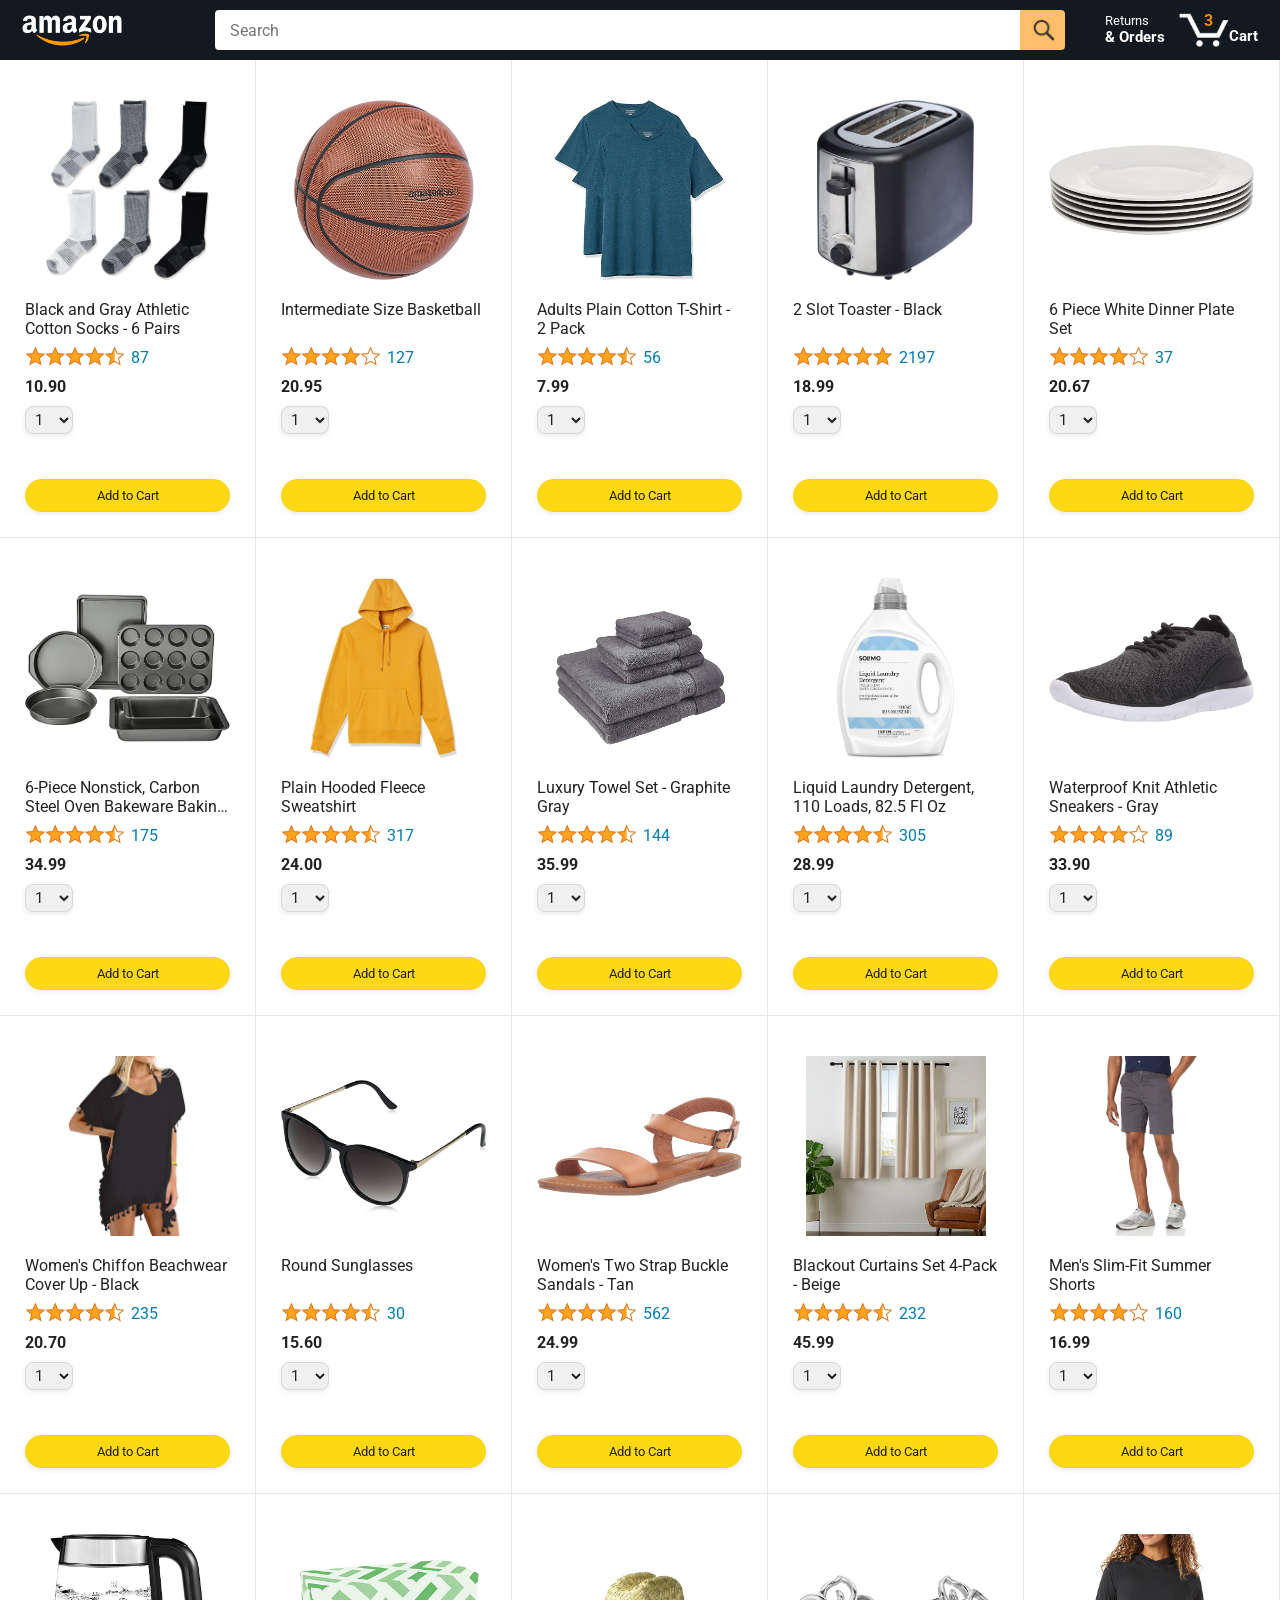
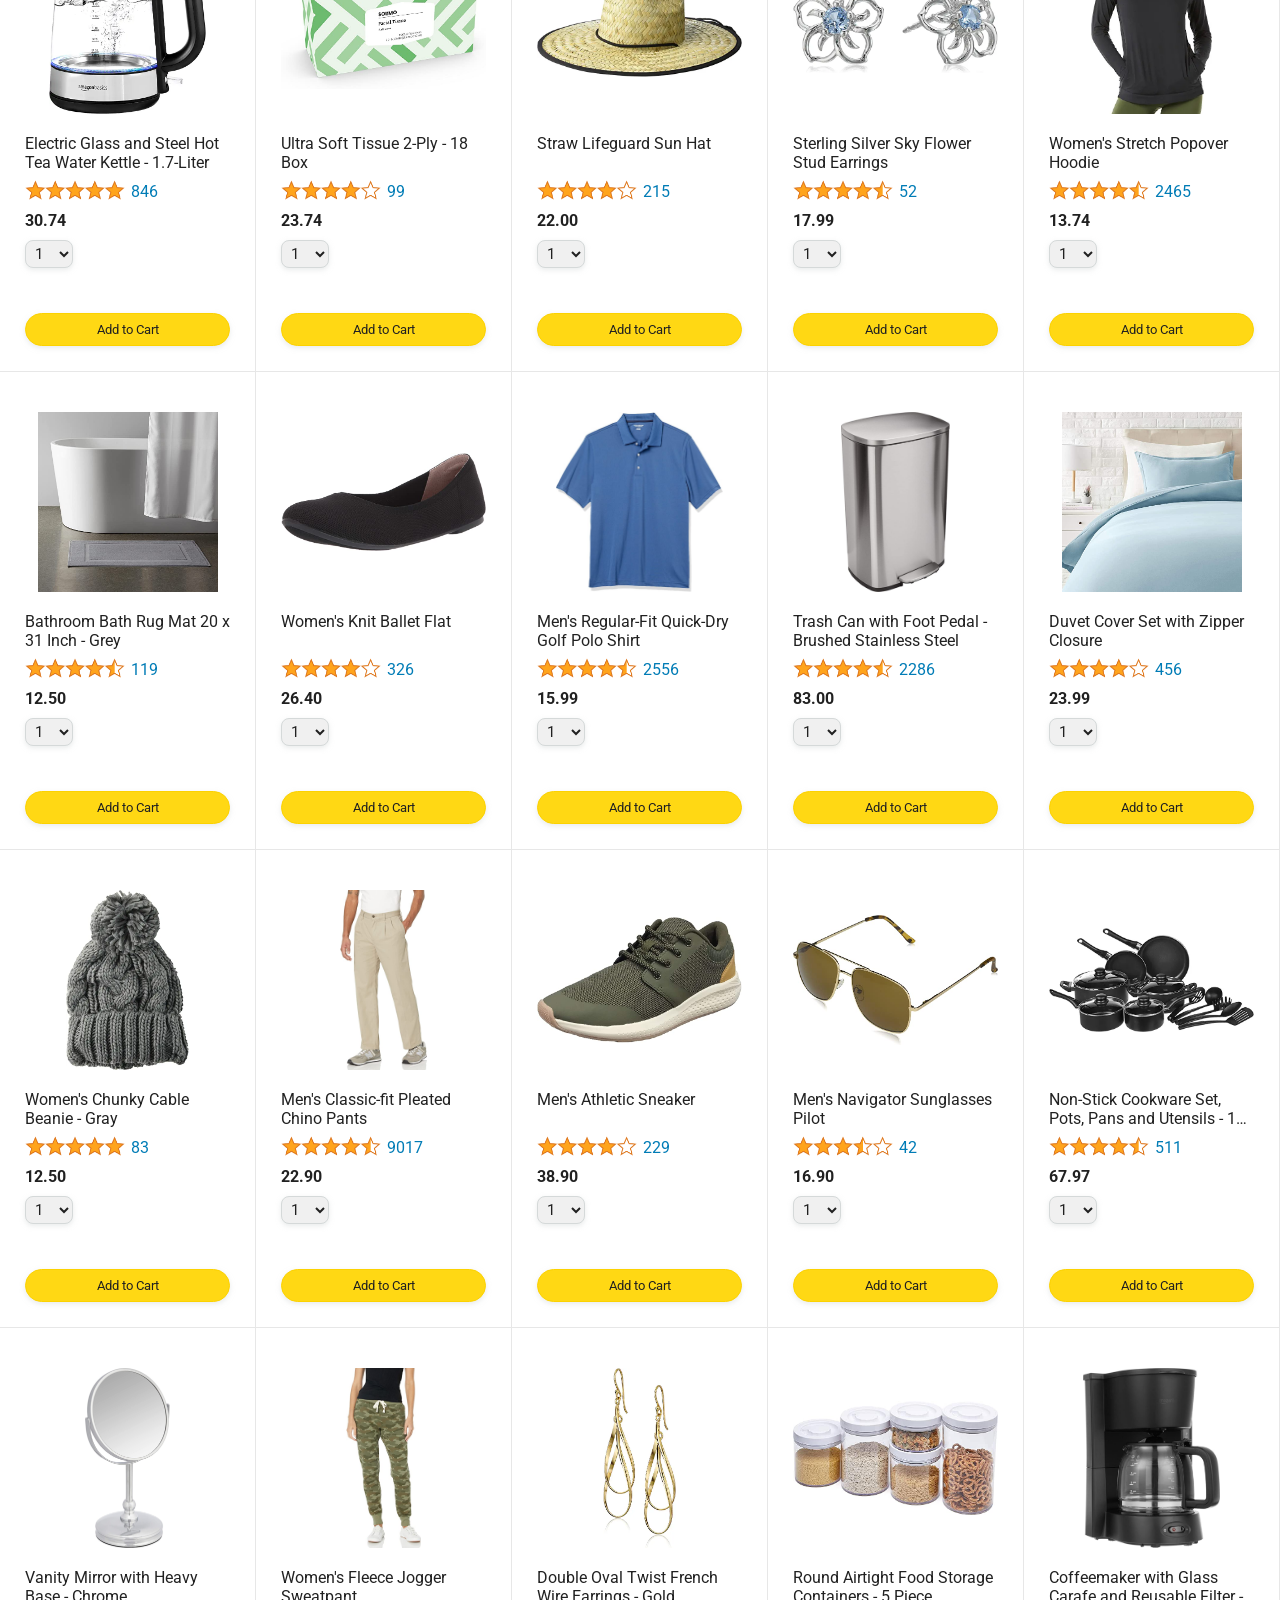
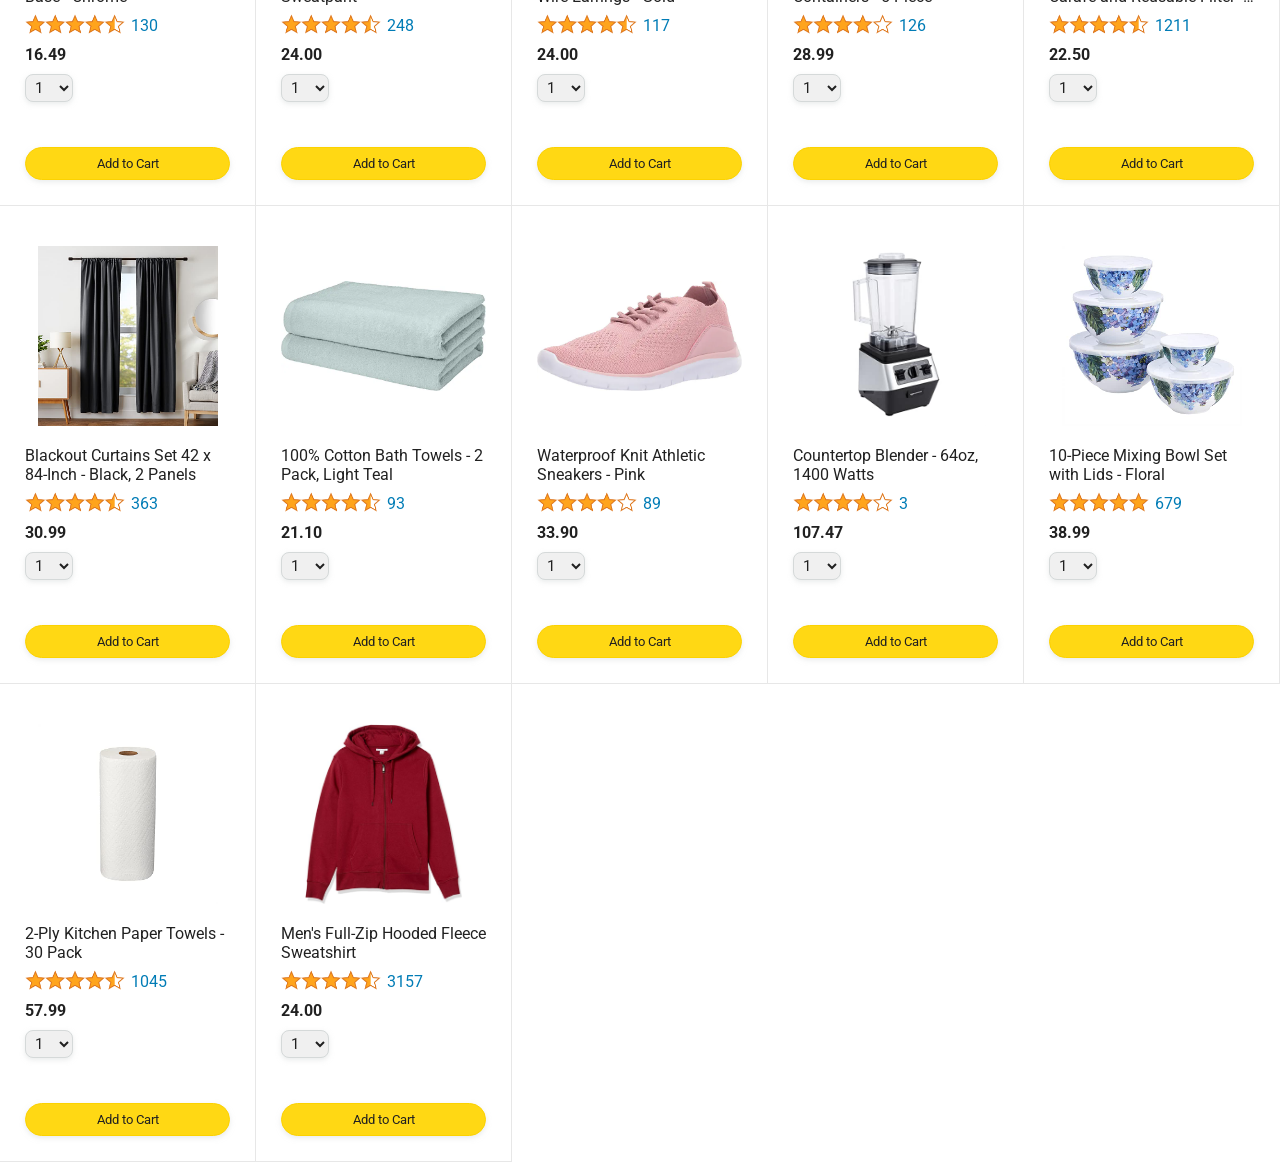
<file: index.html>
<!DOCTYPE html>
<html>
  <head>
    <title>Amazon Project</title>

    <!-- This code is needed for responsive design to work.
      (Responsive design = make the website look good on
      smaller screen sizes like a phone or a tablet). -->
    <meta name="viewport" content="width=device-width, initial-scale=1">

    <!-- Load a font called Roboto from Google Fonts. -->
    <link rel="preconnect" href="https://fonts.googleapis.com">
    <link rel="preconnect" href="https://fonts.gstatic.com" crossorigin>
    <link href="https://fonts.googleapis.com/css2?family=Roboto:wght@400;500;700&display=swap" rel="stylesheet">

    <!-- Here are the CSS files for this page. -->
    <link rel="stylesheet" href="styles/shared/general.css">
    <link rel="stylesheet" href="styles/shared/amazon-header.css">
    <link rel="stylesheet" href="styles/pages/amazon.css">
    <link rel="icon" type="icone/image-x" href="images/amazon-mobile-logo-white.png">
  </head>
  <body>

    <div class="amazon-header">

      <div class="amazon-header-left-section" title="amazon lest header">
        <a href="index.html" class="header-link">
          <img class="amazon-logo"
            src="images/amazon-logo-white.png">
          <img class="amazon-mobile-logo"
            src="images/amazon-mobile-logo-white.png">
        </a>
      </div>
<!--search engine -->
      <div class="amazon-header-middle-section">
        <input class="search-bar js-search-bar" type="text" placeholder="Search">

        <button class="search-button js-search-button">
          <img class="search-icon" src="images/icons/search-icon.png">
        </button>
      </div>

      <div class="amazon-header-right-section">
        <a class="orders-link header-link" href="orders.html">
          <span class="returns-text">Returns</span>
          <span class="orders-text">& Orders</span>
        </a>

        <a class="cart-link header-link" href="checkout.html">
          <img class="cart-icon" src="images/icons/cart-icon.png">
          <div class="cart-quantity js-cart-quantity">0</div>
          <div class="cart-text">Cart</div>
        </a>
      </div>
    </div>
    
    <div class="main">
      <div class="products-grid js-products-grid">

        <!--
        
        here is all replaced by the javascript code with in a class js-products-grid


        <div class="product-container">
          <div class="product-image-container">
            <img class="product-image"
              src="images/products/athletic-cotton-socks-6-pairs.jpg">
          </div>

          <div class="product-name limit-text-to-2-lines">
            Black and Gray Athletic Cotton Socks - 6 Pairs
          </div>

          <div class="product-rating-container">
            <img class="product-rating-stars"
              src="images/ratings/rating-45.png">
            <div class="product-rating-count link-primary">
              87
            </div>
          </div>

          <div class="product-price">
            $10.90
          </div>

          <div class="product-quantity-container">
            <select>
              <option selected value="1">1</option>
              <option value="2">2</option>
              <option value="3">3</option>
              <option value="4">4</option>
              <option value="5">5</option>
              <option value="6">6</option>
              <option value="7">7</option>
              <option value="8">8</option>
              <option value="9">9</option>
              <option value="10">10</option>
            </select>
          </div>

          <div class="product-spacer"></div>

          <div class="added-to-cart">
            <img src="images/icons/checkmark.png">
            Added
          </div>

          <button class="add-to-cart-button button-primary">
            Add to Cart
          </button>
        </div>

        <div class="product-container">
          <div class="product-image-container">
            <img class="product-image"
              src="images/products/intermediate-composite-basketball.jpg">
          </div>

          <div class="product-name limit-text-to-2-lines">
            Intermediate Size Basketball
          </div>

          <div class="product-rating-container">
            <img class="product-rating-stars"
              src="images/ratings/rating-40.png">
            <div class="product-rating-count link-primary">
              127
            </div>
          </div>

          <div class="product-price">
            $20.95
          </div>

          <div class="product-quantity-container">
            <select>
              <option selected value="1">1</option>
              <option value="2">2</option>
              <option value="3">3</option>
              <option value="4">4</option>
              <option value="5">5</option>
              <option value="6">6</option>
              <option value="7">7</option>
              <option value="8">8</option>
              <option value="9">9</option>
              <option value="10">10</option>
            </select>
          </div>

          <div class="product-spacer"></div>

          <div class="added-to-cart">
            <img src="images/icons/checkmark.png">
            Added
          </div>

          <button class="add-to-cart-button button-primary">
            Add to Cart
          </button>
        </div>
      -->



    
        
     </div>
      
    </div>
  <!--<script src="data/carts.js"></script>-->  
<!--<script src="data/products.js" ></script>-->
    <script type="module" src="scripts/amazon.js"></script>
  </body>
</html>
</file>
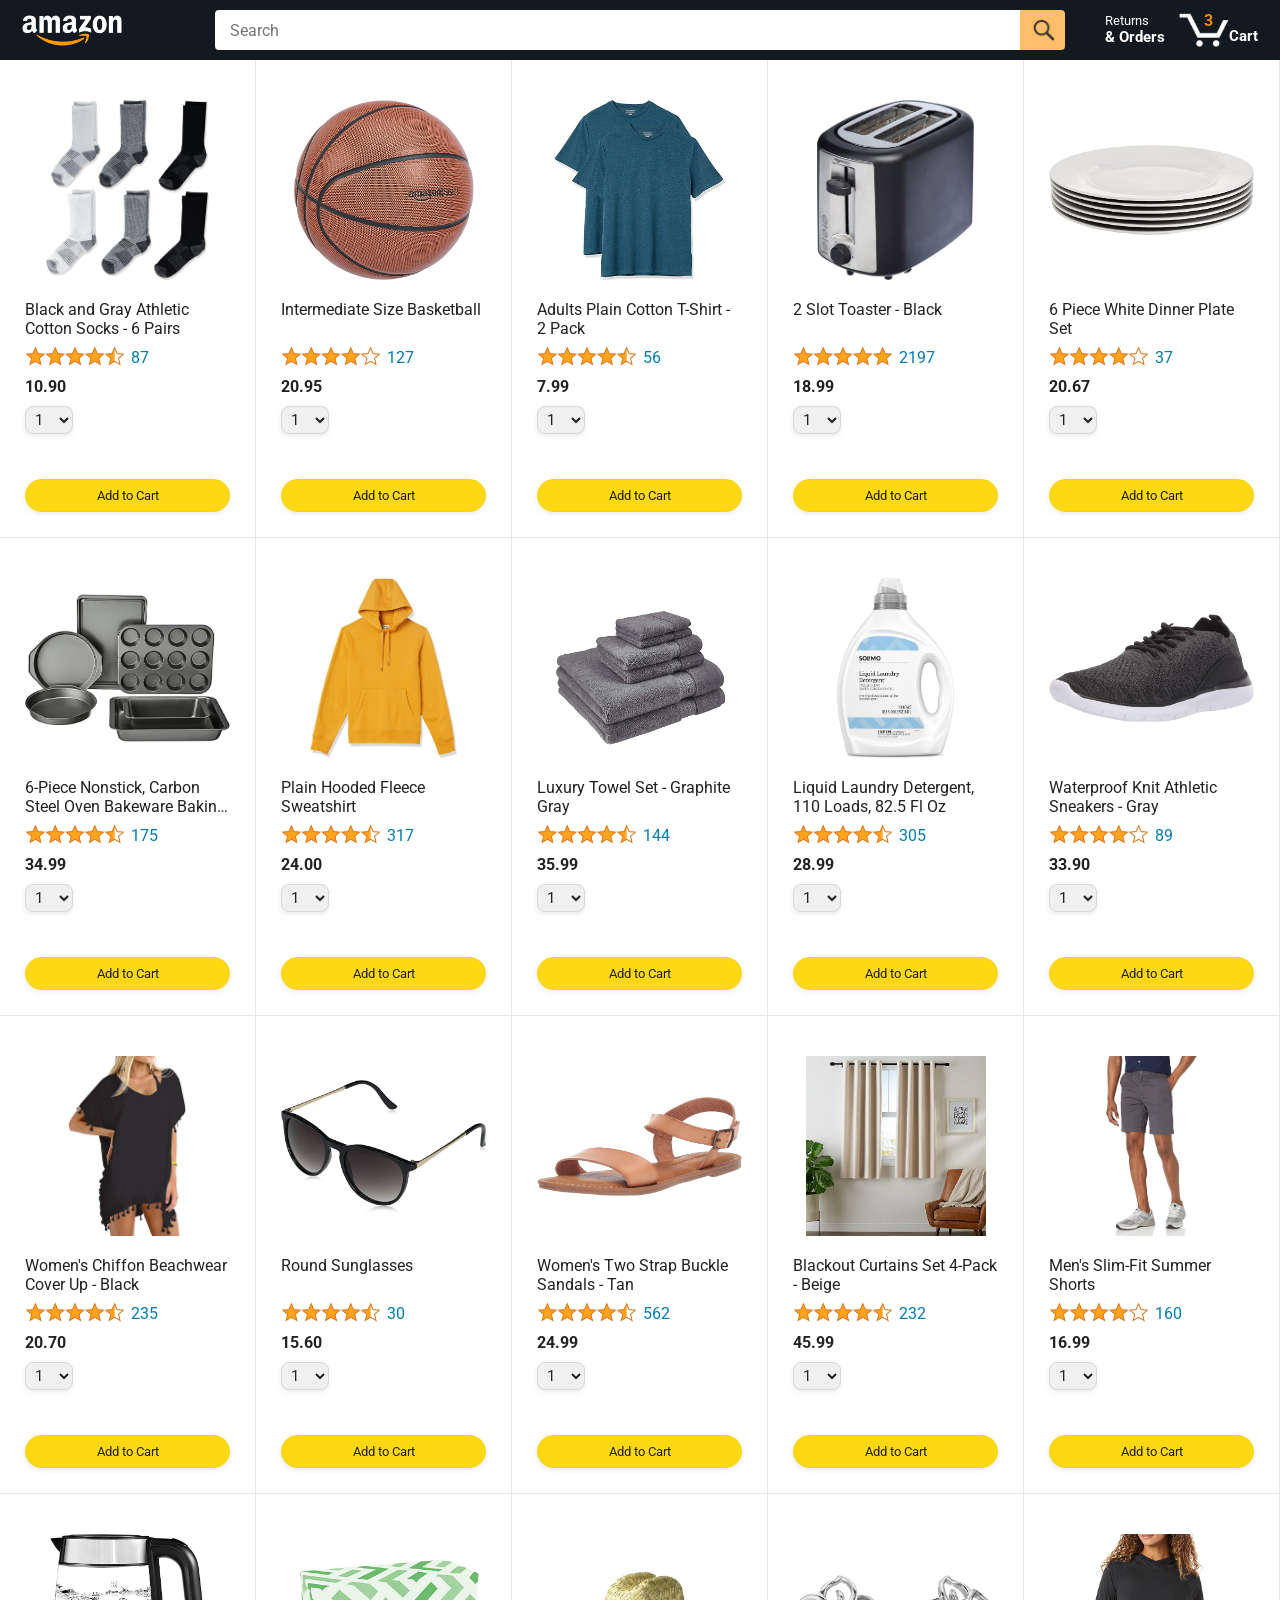
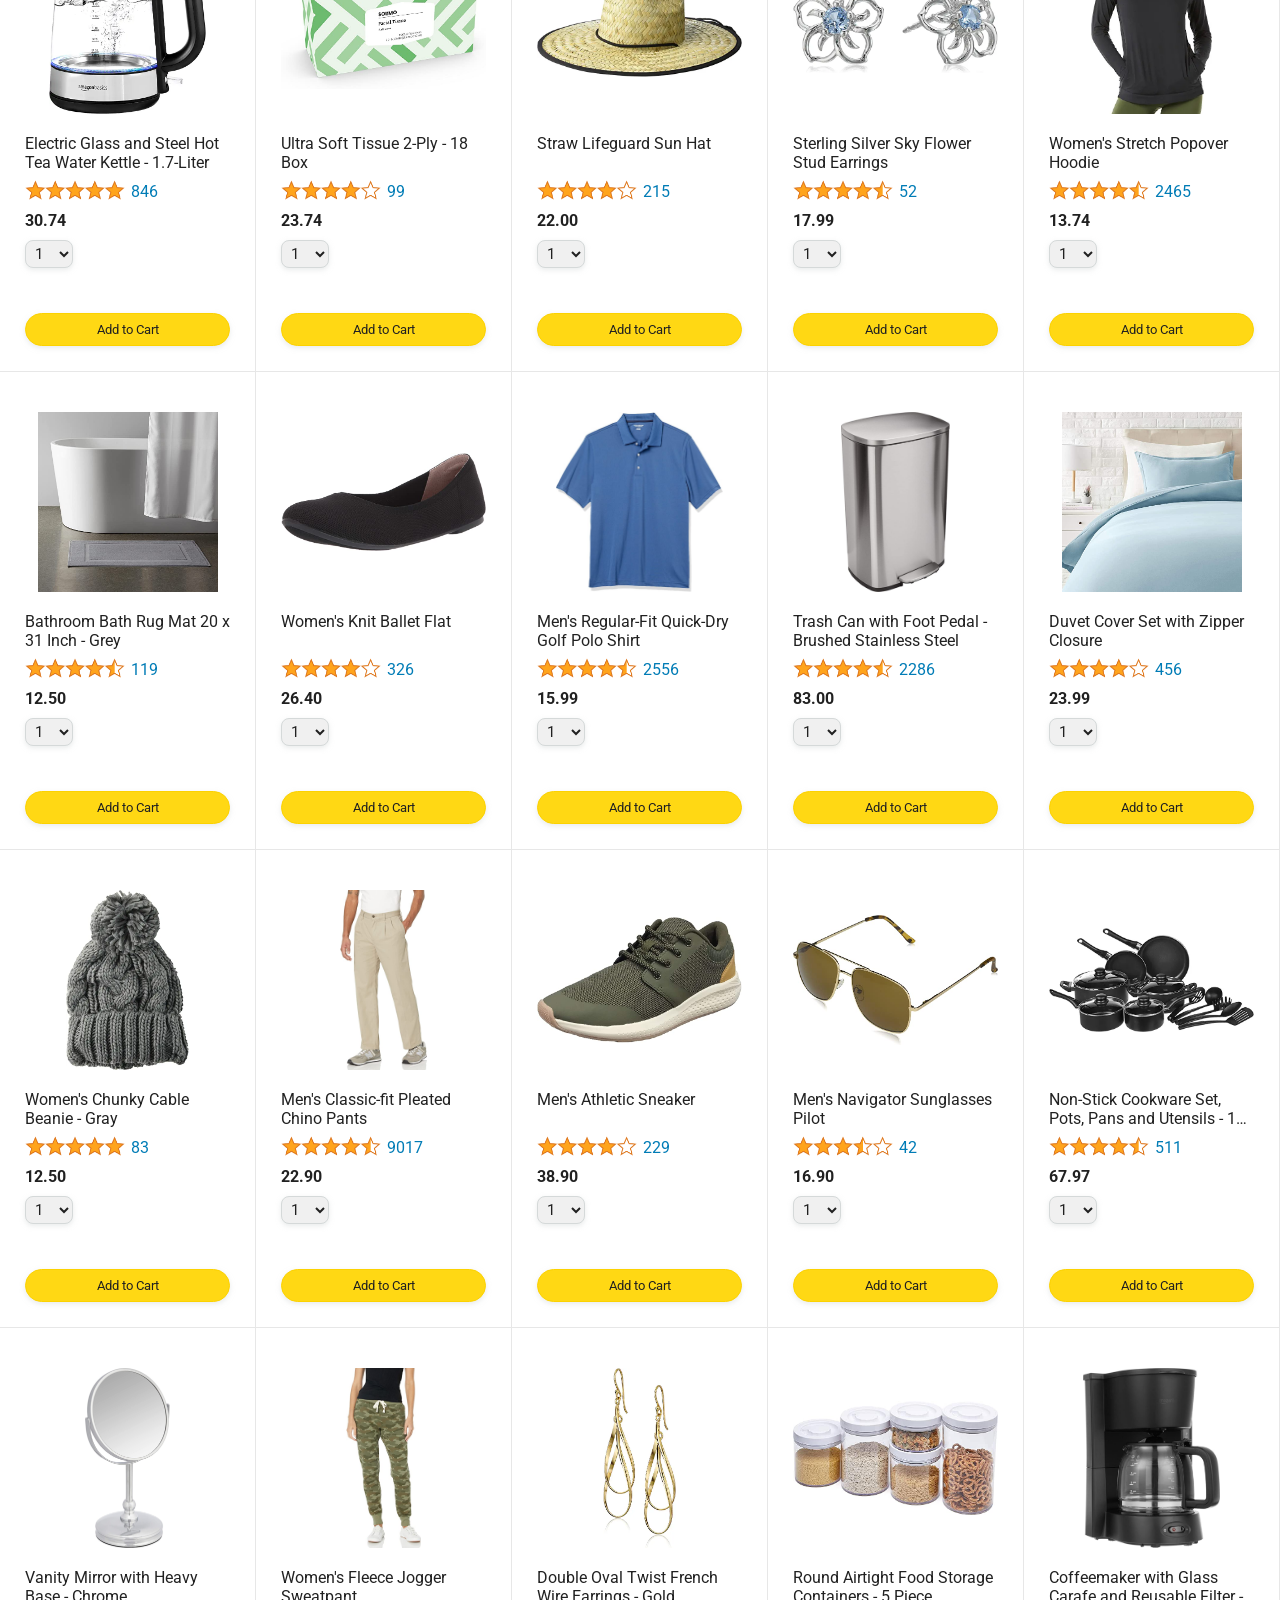
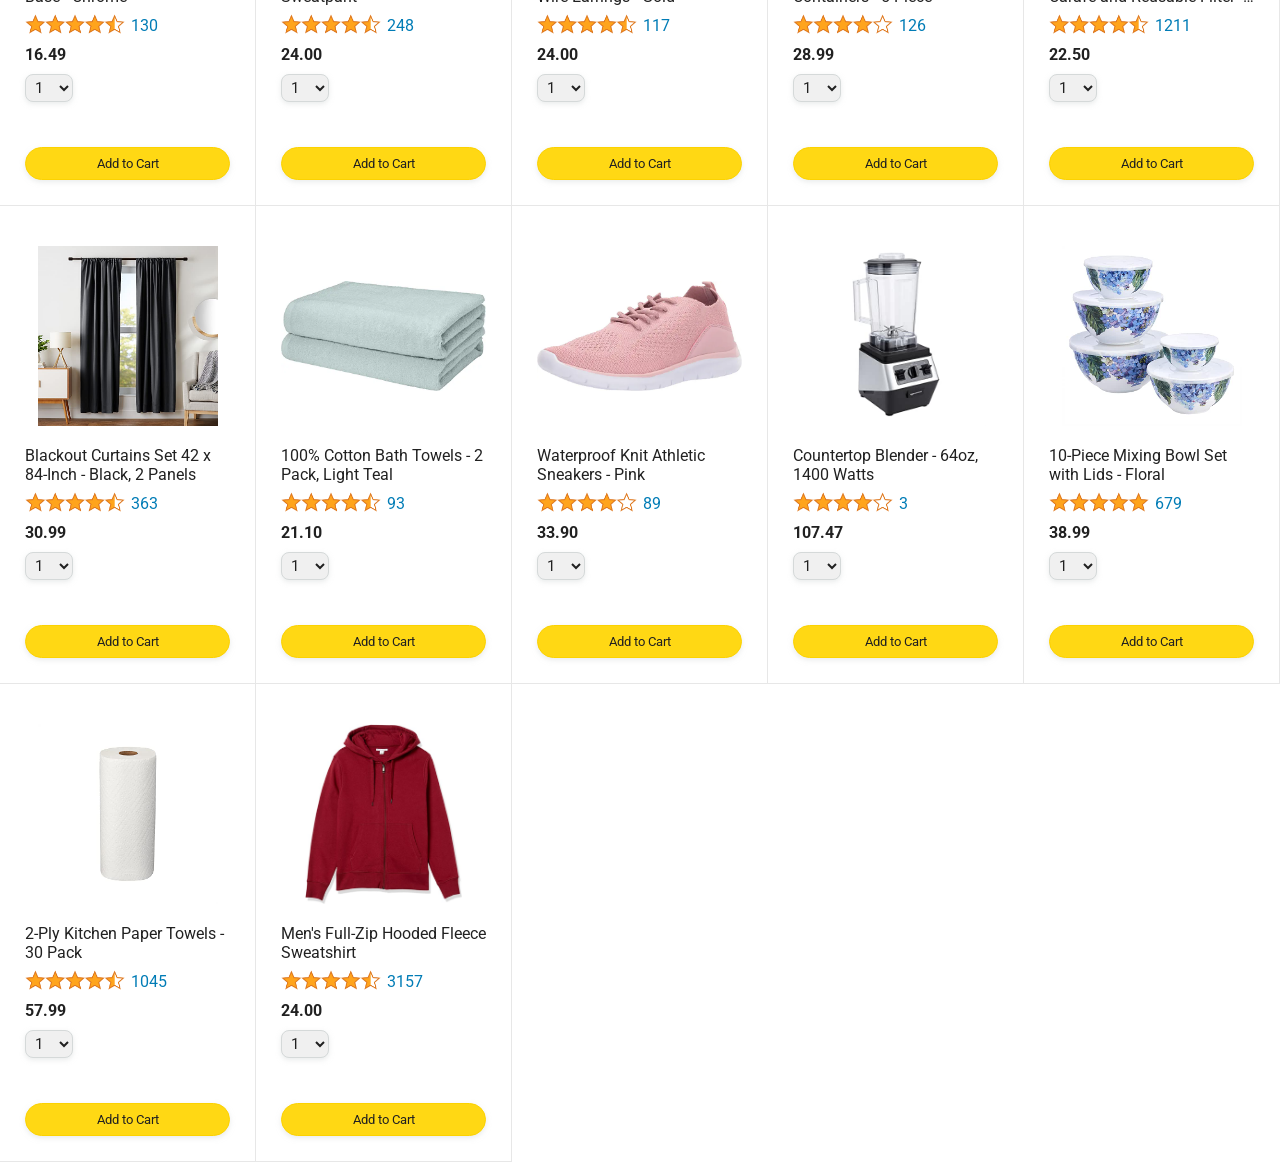
<file: amazon.html>
<!DOCTYPE html>
<html>
  <head>
    <title>Amazon Project</title>

    <!-- This code is needed for responsive design to work.
      (Responsive design = make the website look good on
      smaller screen sizes like a phone or a tablet). -->
    <meta name="viewport" content="width=device-width, initial-scale=1">

    <!-- Load a font called Roboto from Google Fonts. -->
    <link rel="preconnect" href="https://fonts.googleapis.com">
    <link rel="preconnect" href="https://fonts.gstatic.com" crossorigin>
    <link href="https://fonts.googleapis.com/css2?family=Roboto:wght@400;500;700&display=swap" rel="stylesheet">

    <!-- Here are the CSS files for this page. -->
    <link rel="stylesheet" href="styles/shared/general.css">
    <link rel="stylesheet" href="styles/shared/amazon-header.css">
    <link rel="stylesheet" href="styles/pages/amazon.css">
    <link rel="icon" type="icone/image-x" href="images/amazon-mobile-logo-white.png">
  </head>
  <body>

    <div class="amazon-header">

      <div class="amazon-header-left-section" title="amazon lest header">
        <a href="amazon.html" class="header-link">
          <img class="amazon-logo"
            src="images/amazon-logo-white.png">
          <img class="amazon-mobile-logo"
            src="images/amazon-mobile-logo-white.png">
        </a>
      </div>
<!--search engine -->
      <div class="amazon-header-middle-section">
        <input class="search-bar js-search-bar" type="text" placeholder="Search">

        <button class="search-button js-search-button">
          <img class="search-icon" src="images/icons/search-icon.png">
        </button>
      </div>

      <div class="amazon-header-right-section">
        <a class="orders-link header-link" href="orders.html">
          <span class="returns-text">Returns</span>
          <span class="orders-text">& Orders</span>
        </a>

        <a class="cart-link header-link" href="checkout.html">
          <img class="cart-icon" src="images/icons/cart-icon.png">
          <div class="cart-quantity js-cart-quantity">0</div>
          <div class="cart-text">Cart</div>
        </a>
      </div>
    </div>
    
    <div class="main">
      <div class="products-grid js-products-grid">

        <!--
        
        here is all replaced by the javascript code with in a class js-products-grid


        <div class="product-container">
          <div class="product-image-container">
            <img class="product-image"
              src="images/products/athletic-cotton-socks-6-pairs.jpg">
          </div>

          <div class="product-name limit-text-to-2-lines">
            Black and Gray Athletic Cotton Socks - 6 Pairs
          </div>

          <div class="product-rating-container">
            <img class="product-rating-stars"
              src="images/ratings/rating-45.png">
            <div class="product-rating-count link-primary">
              87
            </div>
          </div>

          <div class="product-price">
            $10.90
          </div>

          <div class="product-quantity-container">
            <select>
              <option selected value="1">1</option>
              <option value="2">2</option>
              <option value="3">3</option>
              <option value="4">4</option>
              <option value="5">5</option>
              <option value="6">6</option>
              <option value="7">7</option>
              <option value="8">8</option>
              <option value="9">9</option>
              <option value="10">10</option>
            </select>
          </div>

          <div class="product-spacer"></div>

          <div class="added-to-cart">
            <img src="images/icons/checkmark.png">
            Added
          </div>

          <button class="add-to-cart-button button-primary">
            Add to Cart
          </button>
        </div>

        <div class="product-container">
          <div class="product-image-container">
            <img class="product-image"
              src="images/products/intermediate-composite-basketball.jpg">
          </div>

          <div class="product-name limit-text-to-2-lines">
            Intermediate Size Basketball
          </div>

          <div class="product-rating-container">
            <img class="product-rating-stars"
              src="images/ratings/rating-40.png">
            <div class="product-rating-count link-primary">
              127
            </div>
          </div>

          <div class="product-price">
            $20.95
          </div>

          <div class="product-quantity-container">
            <select>
              <option selected value="1">1</option>
              <option value="2">2</option>
              <option value="3">3</option>
              <option value="4">4</option>
              <option value="5">5</option>
              <option value="6">6</option>
              <option value="7">7</option>
              <option value="8">8</option>
              <option value="9">9</option>
              <option value="10">10</option>
            </select>
          </div>

          <div class="product-spacer"></div>

          <div class="added-to-cart">
            <img src="images/icons/checkmark.png">
            Added
          </div>

          <button class="add-to-cart-button button-primary">
            Add to Cart
          </button>
        </div>
      -->



    
        
     </div>
      
    </div>
  <!--<script src="data/carts.js"></script>-->  
<!--<script src="data/products.js" ></script>-->
    <script type="module" src="scripts/amazon.js"></script>
  </body>
</html>
</file>
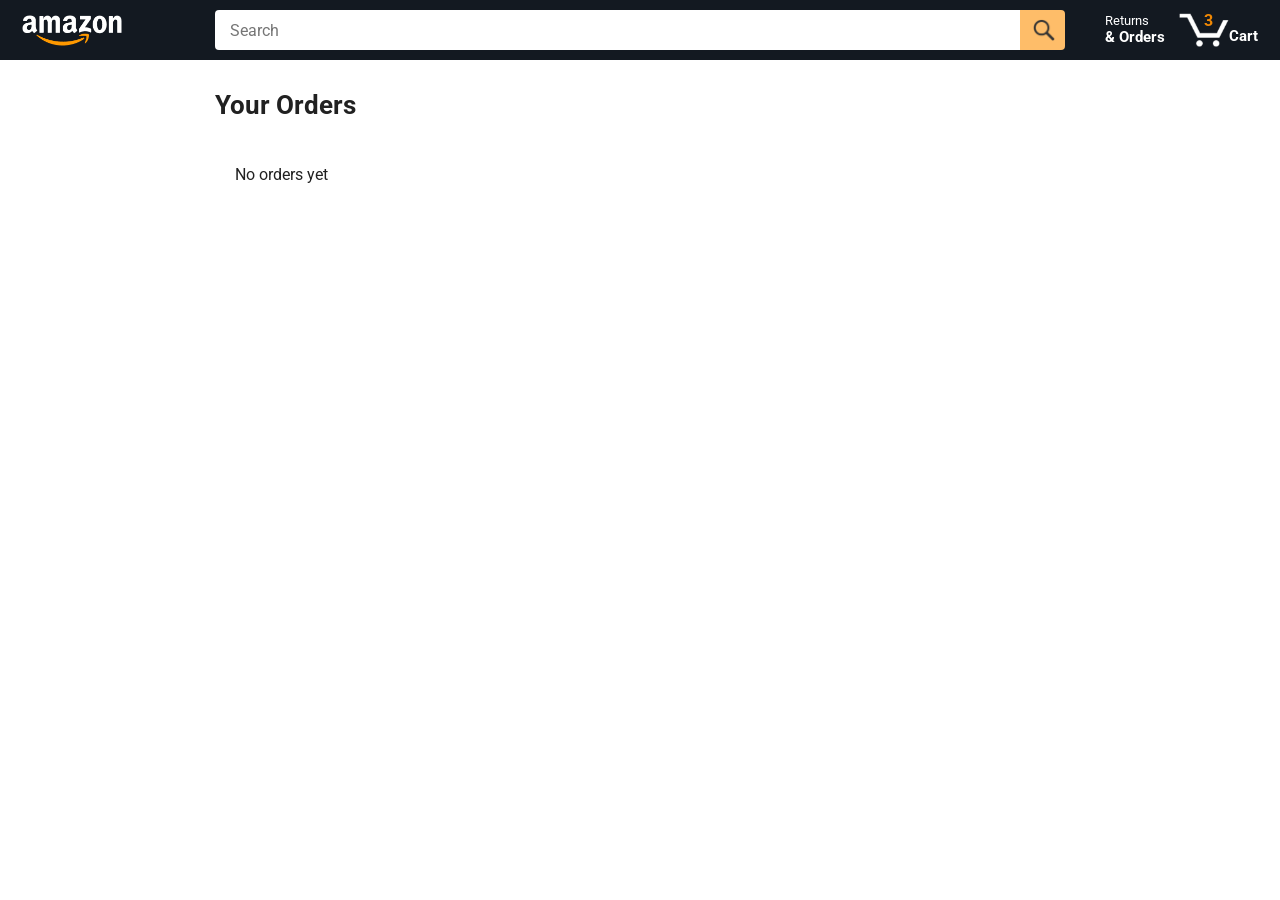
<file: orders.html>
<!DOCTYPE html>
<html>
  <head>
    <title>Orders</title>

    <!-- This code is needed for responsive design to work.
      (Responsive design = make the website look good on
      smaller screen sizes like a phone or a tablet). -->
    <meta name="viewport" content="width=device-width, initial-scale=1">

    <!-- Load a font called Roboto from Google Fonts. -->
     <link rel="icon" type="image/icon-x" href="/images/amazon-mobile-logo-white.png">
    <link rel="preconnect" href="https://fonts.googleapis.com">
    <link rel="preconnect" href="https://fonts.gstatic.com" crossorigin>
    <link href="https://fonts.googleapis.com/css2?family=Roboto:wght@400;500;700&display=swap" rel="stylesheet">

    <!-- Here are the CSS files for this page. -->
    <link rel="stylesheet" href="styles/shared/general.css">
    <link rel="stylesheet" href="styles/shared/amazon-header.css">
    <link rel="stylesheet" href="styles/pages/orders.css">
  </head>
  <body>
    <div class="amazon-header">
      <div class="amazon-header-left-section">
        <a href="index.html" class="header-link">
          <img class="amazon-logo"
            src="images/amazon-logo-white.png">
          <img class="amazon-mobile-logo"
            src="images/amazon-mobile-logo-white.png">
        </a>
      </div>

      <div class="amazon-header-middle-section">
        <input class="search-bar" type="text" placeholder="Search">

        <button class="search-button">
          <img class="search-icon" src="images/icons/search-icon.png">
        </button>
      </div>

      <div class="amazon-header-right-section">
        <a class="orders-link header-link" href="orders.html">
          <span class="returns-text">Returns</span>
          <span class="orders-text">& Orders</span>
        </a>

        <a class="cart-link header-link" href="checkout.html">
          <img class="cart-icon" src="images/icons/cart-icon.png">
          <div class="cart-quantity">3</div>
          <div class="cart-text">Cart</div>
        </a>
      </div>
    </div>

    <div class="main">
      <div class="page-title">Your Orders</div>

      <div class="orders-grid js-orders-grid">
        <div class="order-container">
          
          <div class="order-header">
            <div class="order-header-left-section">
              <div class="order-date">
                <div class="order-header-label">Order Placed:</div>
                <div>August 12</div>
              </div>
              <div class="order-total">
                <div class="order-header-label">Total:</div>
                <div>$35.06</div>
              </div>
            </div>

            <div class="order-header-right-section">
              <div class="order-header-label">Order ID:</div>
              <div>27cba69d-4c3d-4098-b42d-ac7fa62b7664</div>
            </div>
          </div>

          <div class="order-details-grid">
            <div class="product-image-container">
              <img src="images/products/athletic-cotton-socks-6-pairs.jpg">
            </div>

            <div class="product-details">
              <div class="product-name">
                Black and Gray Athletic Cotton Socks - 6 Pairs
              </div>
              <div class="product-delivery-date">
                Arriving on: August 15
              </div>
              <div class="product-quantity">
                Quantity: 1
              </div>
              <button class="buy-again-button button-primary">
                <img class="buy-again-icon" src="images/icons/buy-again.png">
                <span class="buy-again-message">Buy it again</span>
              </button>
            </div>

            <div class="product-actions">
              <a href="tracking.html">
                <button class="track-package-button button-secondary">
                  Track package
                </button>
              </a>
            </div>

            <div class="product-image-container">
              <img src="images/products/adults-plain-cotton-tshirt-2-pack-teal.jpg">
            </div>

            <div class="product-details">
              <div class="product-name">
                Adults Plain Cotton T-Shirt - 2 Pack
              </div>
              <div class="product-delivery-date">
                Arriving on: August 19
              </div>
              <div class="product-quantity">
                Quantity: 2
              </div>
              <button class="buy-again-button button-primary">
                <img class="buy-again-icon" src="images/icons/buy-again.png">
                <span class="buy-again-message">Buy it again</span>
              </button>
            </div>

            <div class="product-actions">
              <a href="tracking.html">
                <button class="track-package-button button-secondary">
                  Track package
                </button>
              </a>
            </div>
          </div>
        </div>

        <div class="order-container">

          <div class="order-header">
            <div class="order-header-left-section">
              <div class="order-date">
                <div class="order-header-label">Order Placed:</div>
                <div>June 10</div>
              </div>
              <div class="order-total">
                <div class="order-header-label">Total:</div>
                <div>$41.90</div>
              </div>
            </div>

            <div class="order-header-right-section">
              <div class="order-header-label">Order ID:</div>
              <div>b6b6c212-d30e-4d4a-805d-90b52ce6b37d</div>
            </div>
          </div>

          <div class="order-details-grid">
            <div class="product-image-container">
              <img src="images/products/intermediate-composite-basketball.jpg">
            </div>

            <div class="product-details">
              <div class="product-name">
                Intermediate Size Basketball
              </div>
              <div class="product-delivery-date">
                Arriving on: June 17
              </div>
              <div class="product-quantity">
                Quantity: 2
              </div>
              <button class="buy-again-button button-primary">
                <img class="buy-again-icon" src="images/icons/buy-again.png">
                <span class="buy-again-message">Buy it again</span>
              </button>
            </div>

            <div class="product-actions">
              <a href="tracking.html">
                <button class="track-package-button button-secondary">
                  Track package
                </button>
              </a>
            </div>
          </div>
        </div>
      </div>
    </div>

    <script src="scripts/orders.js" type="module"></script>
  </body>
</html>
</file>
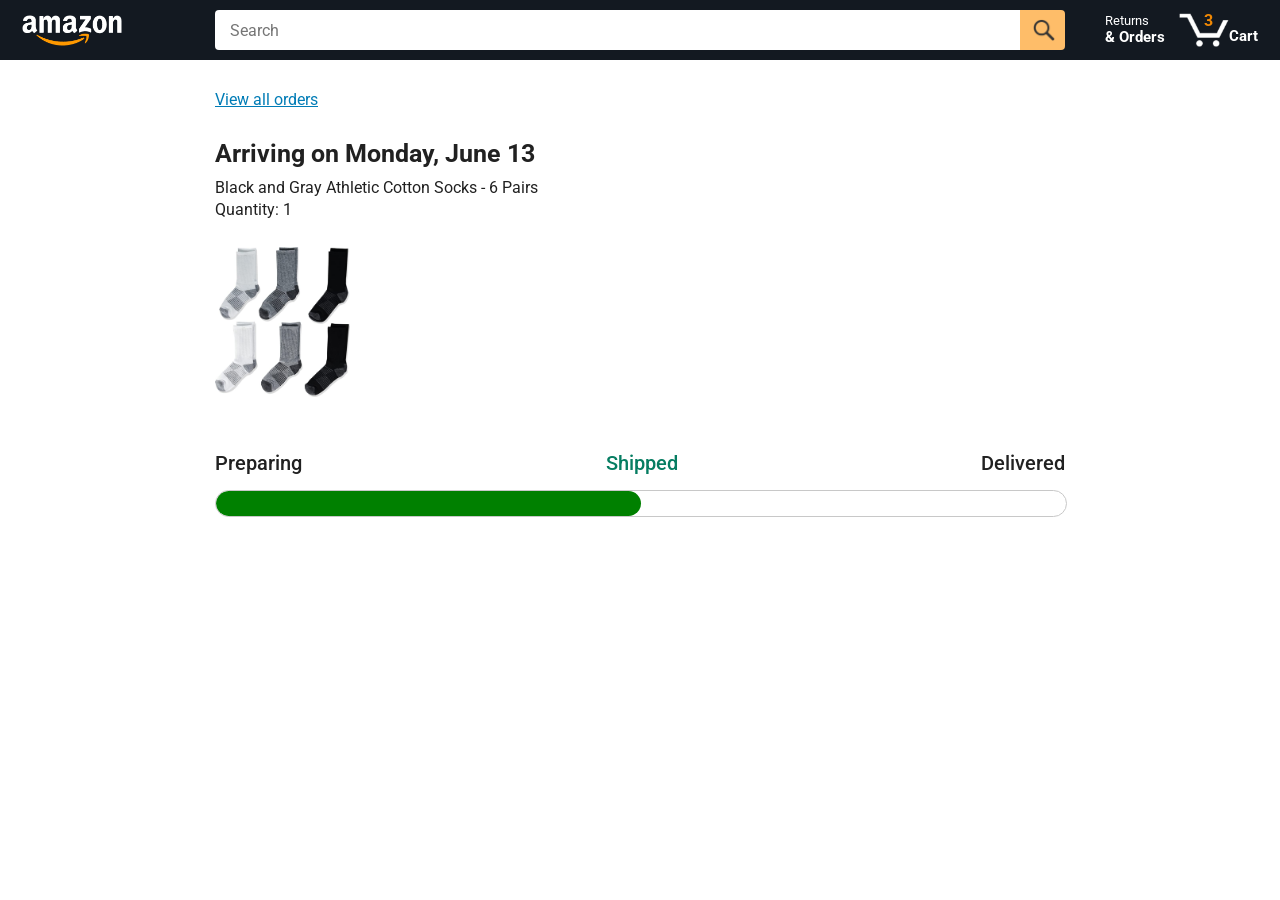
<file: tracking.html>
<!DOCTYPE html>
<html>
  <head>
    <title>Tracking</title>

    <!-- This code is needed for responsive design to work.
      (Responsive design = make the website look good on
      smaller screen sizes like a phone or a tablet). -->
    <meta name="viewport" content="width=device-width, initial-scale=1">

    <!-- Load a font called Roboto from Google Fonts. -->
    <link rel="preconnect" href="https://fonts.googleapis.com">
    <link rel="preconnect" href="https://fonts.gstatic.com" crossorigin>
    <link href="https://fonts.googleapis.com/css2?family=Roboto:wght@400;500;700&display=swap" rel="stylesheet">

    <!-- Here are the CSS files for this page. -->
    <link rel="stylesheet" href="styles/shared/general.css">
    <link rel="stylesheet" href="styles/shared/amazon-header.css">
    <link rel="stylesheet" href="styles/pages/tracking.css">
  </head>
  <body>
    <div class="amazon-header">
      <div class="amazon-header-left-section">
        <a href="amazon.html" class="header-link">
          <img class="amazon-logo"
            src="images/amazon-logo-white.png">
          <img class="amazon-mobile-logo"
            src="images/amazon-mobile-logo-white.png">
        </a>
      </div>

      <div class="amazon-header-middle-section">
        <input class="search-bar" type="text" placeholder="Search">

        <button class="search-button">
          <img class="search-icon" src="images/icons/search-icon.png">
        </button>
      </div>

      <div class="amazon-header-right-section">
        <a class="orders-link header-link" href="orders.html">
          <span class="returns-text">Returns</span>
          <span class="orders-text">& Orders</span>
        </a>

        <a class="cart-link header-link" href="checkout.html">
          <img class="cart-icon" src="images/icons/cart-icon.png">
          <div class="cart-quantity">3</div>
          <div class="cart-text">Cart</div>
        </a>
      </div>
    </div>

    <div class="main">
      <div class="order-tracking">
        <a class="back-to-orders-link link-primary" href="orders.html">
          View all orders
        </a>

        <div class="delivery-date">
          Arriving on Monday, June 13
        </div>

        <div class="product-info">
          Black and Gray Athletic Cotton Socks - 6 Pairs
        </div>

        <div class="product-info">
          Quantity: 1
        </div>

        <img class="product-image" src="images/products/athletic-cotton-socks-6-pairs.jpg">

        <div class="progress-labels-container">
          <div class="progress-label">
            Preparing
          </div>
          <div class="progress-label current-status">
            Shipped
          </div>
          <div class="progress-label">
            Delivered
          </div>
        </div>

        <div class="progress-bar-container">
          <div class="progress-bar"></div>
        </div>
      </div>
    </div>
  </body>
</html>
</file>
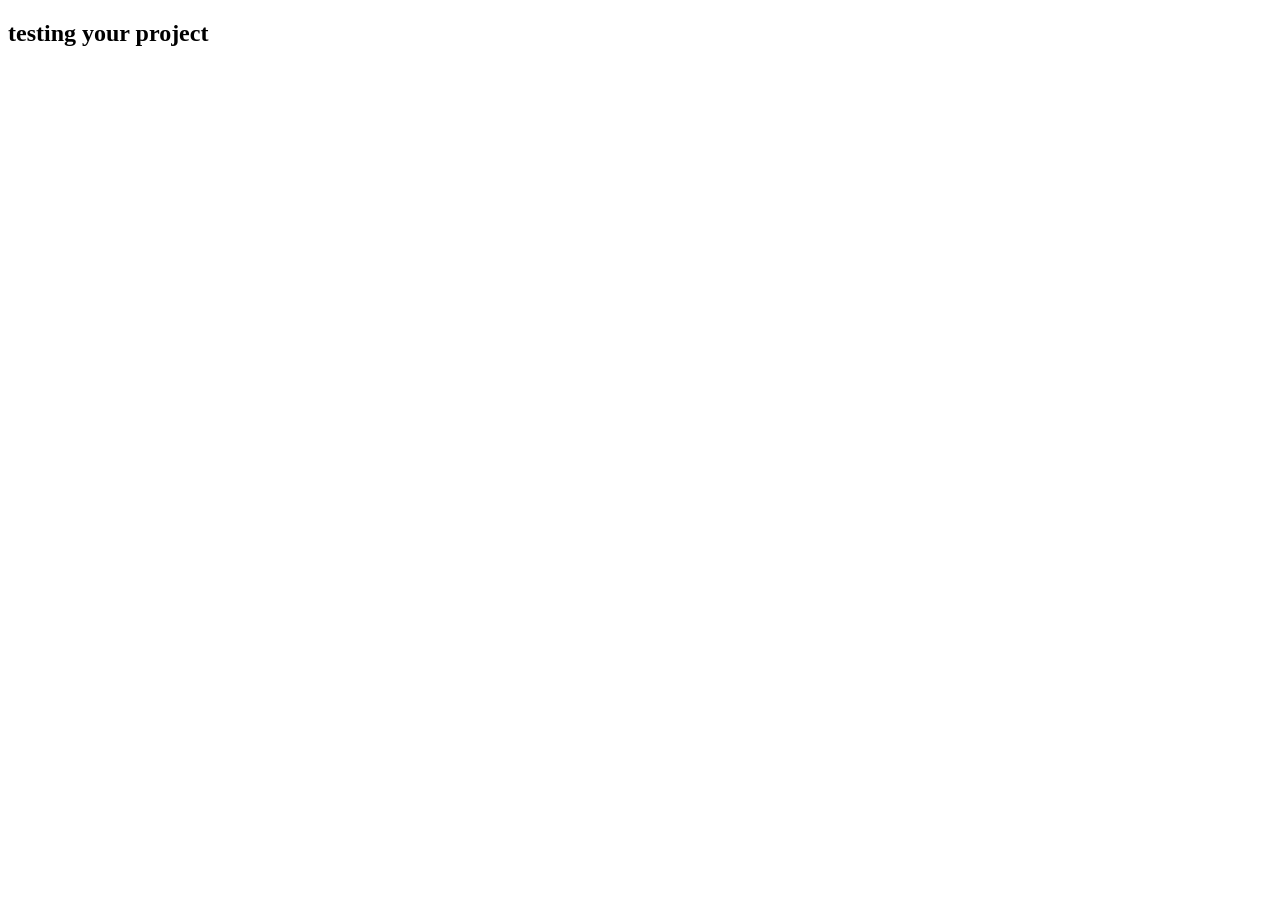
<file: tests-simple/tests.html>
<!DOCTYPE html>
<html lang="en">
<head>
    <meta charset="UTF-8">
    <meta name="viewport" content="width=device-width, initial-scale=1.0">
    <title>Test</title>
</head>
<body>
    <h2> testing your project </h2>
    <script src="moneyTest.js" type="module"></script>
</body>
</html>
</file>
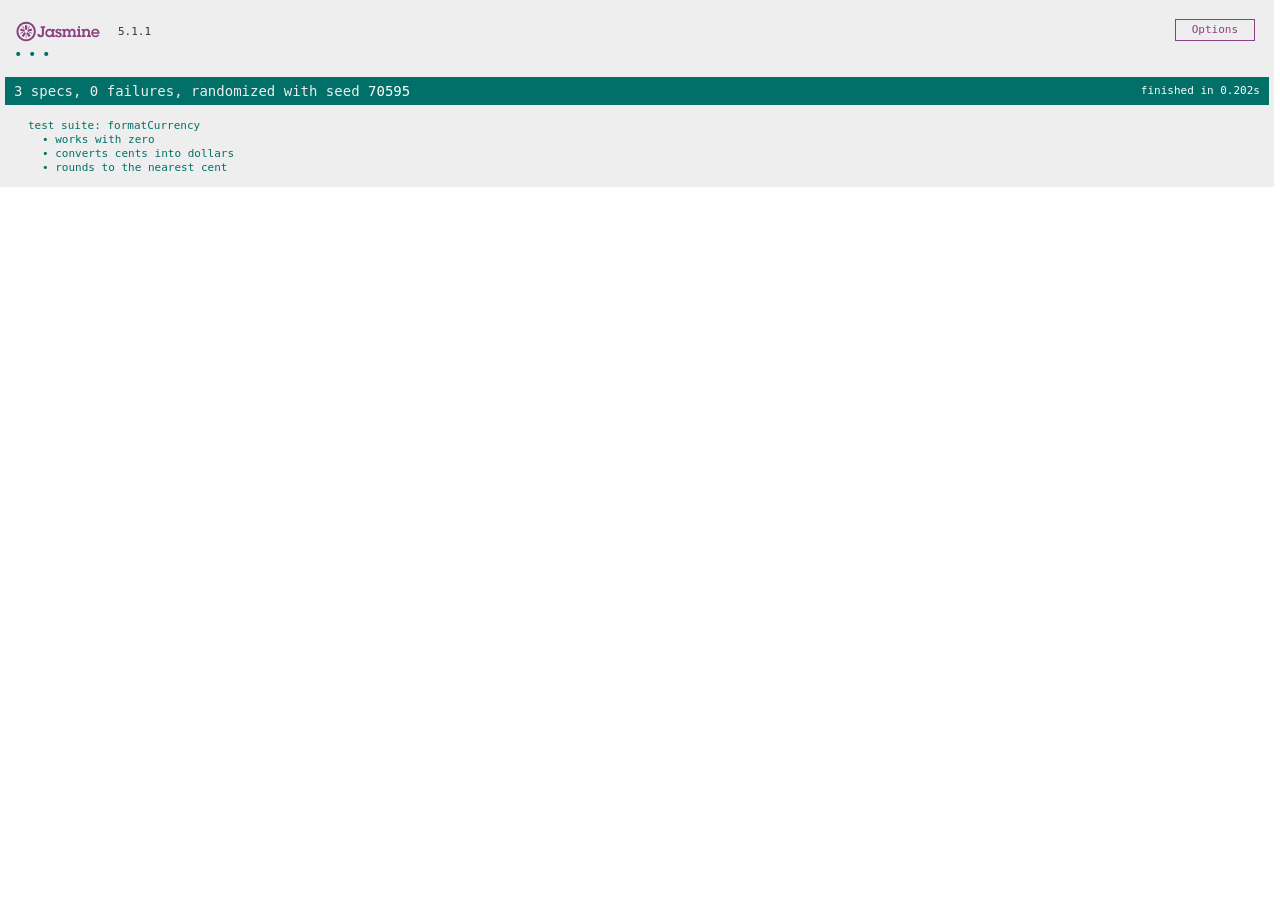
<file: tests/tests.html>
<!DOCTYPE html>
<html>
<head>
  <meta charset="utf-8">
  <title>Jasmine Spec Runner v5.1.1</title>

  <link rel="shortcut icon" type="image/png" href="lib/jasmine-5.1.1/jasmine_favicon.png">
  <link rel="stylesheet" href="lib/jasmine-5.1.1/jasmine.css">

  <script src="lib/jasmine-5.1.1/jasmine.js"></script>
  <script src="lib/jasmine-5.1.1/jasmine-html.js"></script>
  <script src="lib/jasmine-5.1.1/boot0.js"></script>
  <!-- optional: include a file here that configures the Jasmine env -->
  <script src="lib/jasmine-5.1.1/boot1.js"></script>

  <script src="utils/moneyTest.js" type="module"></script>

   <!--<script src="data/cartTest.js" type="module"></script> -->

  <!--<script src="checkout/orderSummaryTest.js" type="module"></script>-->

</head>

<body>
  <div class="js-test-container"></div>
</body>
</html>
</file>
<file: styles/shared/general.css>
body {
  font-family: Roboto, Arial;
  color: rgb(33, 33, 33);
  /* The <body> element has a default margin of 8px
     on all sides. This removes the default margins. */
  margin: 0;
}

/* <p> elements have a default margin on the top
   and bottom. This removes the default margins. */
p {
  margin: 0;
}

button {
  cursor: pointer;
}

select {
  cursor: pointer;
}

input, select, button {
  font-family: Roboto, Arial;
}

.button-primary {
  color: rgb(33, 33, 33);
  background-color: rgb(255, 216, 20);
  border: 1px solid rgb(252, 210, 0);
  border-radius: 8px;
  cursor: pointer;
  box-shadow: 0 2px 5px rgba(213, 217, 217, 0.5);
}

.button-primary:hover {
  background-color: rgb(247, 202, 0);
  border: 1px solid rgb(242, 194, 0);
}

.button-primary:active {
  background: rgb(255, 216, 20);
  border-color: rgb(252, 210, 0);
  box-shadow: none;
}

.button-secondary {
  color: rgb(33, 33, 33);
  background: white;
  border: 1px solid rgb(213, 217, 217);
  border-radius: 8px;
  cursor: pointer;
  box-shadow: 0 2px 5px rgba(213, 217, 217, 0.5);
}

.button-secondary:hover {
  background-color: rgb(247, 250, 250);
}

.button-secondary:active {
  background-color: rgb(237, 253, 255);
  box-shadow: none;
}

/* These styles will limit text to 2 lines. Anything
   beyond 2 lines will be replaced with "..."
   You can find this code by using an A.I. tool or by
   searching in Google.
   https://css-tricks.com/almanac/properties/l/line-clamp/ */
.limit-text-to-2-lines {
  display: -webkit-box;
  -webkit-line-clamp: 2;
  -webkit-box-orient: vertical;
  overflow: hidden;
}

.link-primary {
  color: rgb(1, 124, 182);
  cursor: pointer;
}

.link-primary:hover {
  color: rgb(196, 80, 0);
}

/* Styles for dropdown selectors. */
select {
  color: rgb(33, 33, 33);
  background-color: rgb(240, 240, 240);
  border: 1px solid rgb(213, 217, 217);
  border-radius: 8px;
  padding: 3px 5px;
  font-size: 15px;
  cursor: pointer;
  box-shadow: 0 2px 5px rgba(213, 217, 217, 0.5);
}

select:focus,
input:focus {
  outline: 2px solid rgb(255, 153, 0);
}
</file>
<file: styles/shared/amazon-header.css>
.amazon-header {
  background-color: rgb(19, 25, 33);
  color:white;
  padding-left: 15px;
  padding-right: 15px;

  display: flex;
  align-items: center;
  justify-content: space-between;

  position: fixed;
  top: 0;
  left: 0;
  right: 0;
  height: 60px;
}

.amazon-header-left-section {
  width: 180px;
}

@media (max-width: 800px) {
  .amazon-header-left-section {
    width: unset;
  }
}

.header-link {
  display: inline-block;
  padding: 6px;
  border-radius: 2px;
  cursor: pointer;
  text-decoration: none;
  border: 1px solid rgba(0, 0, 0, 0);
}

.header-link:hover {
  border: 1px solid white;
}

.amazon-logo {
  width: 100px;
  margin-top: 5px;
}

.amazon-mobile-logo {
  display: none;
}

@media (max-width: 575px) {
  .amazon-logo {
    display: none;
  }

  .amazon-mobile-logo {
    display: block;
    height: 35px;
    margin-top: 5px;
  }
}

.amazon-header-middle-section {
  flex: 1;
  max-width: 850px;
  margin-left: 10px;
  margin-right: 10px;
  display: flex;
}

.search-bar {
  flex: 1;
  width: 0;
  font-size: 16px;
  height: 38px;
  padding-left: 15px;
  border: none;
  border-top-left-radius: 4px;
  border-bottom-left-radius: 4px;
  border-top-right-radius: 0;
  border-bottom-right-radius: 0;
}

.search-button {
  background-color: rgb(254, 189, 105);
  border: none;
  width: 45px;
  height: 40px;
  border-top-right-radius: 4px;
  border-bottom-right-radius: 4px;
  flex-shrink: 0;
}

.search-icon {
  height: 22px;
  margin-left: 2px;
  margin-top: 3px;
}

.amazon-header-right-section {
  width: 180px;
  flex-shrink: 0;
  display: flex;
  justify-content: end;
}

.orders-link {
  color: white;
}

.returns-text {
  display: block;
  font-size: 13px;
}

.orders-text {
  display: block;
  font-size: 15px;
  font-weight: 700;
}

.cart-link {
  color: white;
  display: flex;
  align-items: center;
  position: relative;
}

.cart-icon {
  width: 50px;
}

.cart-text {
  margin-top: 12px;
  font-size: 15px;
  font-weight: 700;
}

.cart-quantity {
  color: rgb(240, 136, 4);
  font-size: 16px;
  font-weight: 700;

  position: absolute;
  top: 4px;
  left: 22px;
  
  width: 26px;
  text-align: center;
}
</file>
<file: styles/pages/amazon.css>
.main {
  margin-top: 60px;
}

.products-grid {
  display: grid;

  /* - In CSS Grid, 1fr means a column will take up the
       remaining space in the grid.
     - If we write 1fr 1fr ... 1fr; 8 times, this will
       divide the grid into 8 columns, each taking up an
       equal amount of the space.
     - repeat(8, 1fr); is a shortcut for repeating "1fr"
       8 times (instead of typing out "1fr" 8 times).
       repeat(...) is a special property that works with
       display: grid; */
  grid-template-columns: repeat(8, 1fr);
}

/* @media is used to create responsive design (making the
   website look good on any screen size). This @media
   means when the screen width is 2000px or less, we
   will divide the grid into 7 columns instead of 8. */
@media (max-width: 2000px) {
  .products-grid {
    grid-template-columns: repeat(7, 1fr);
  }
}

/* This @media means when the screen width is 1600px or
   less, we will divide the grid into 6 columns. */
@media (max-width: 1600px) {
  .products-grid {
    grid-template-columns: repeat(6, 1fr);
  }
}

@media (max-width: 1300px) {
  .products-grid {
    grid-template-columns: repeat(5, 1fr);
  }
}

@media (max-width: 1000px) {
  .products-grid {
    grid-template-columns: repeat(4, 1fr);
  }
}

@media (max-width: 800px) {
  .products-grid {
    grid-template-columns: repeat(3, 1fr);
  }
}

@media (max-width: 575px) {
  .products-grid {
    grid-template-columns: repeat(2, 1fr);
  }
}

@media (max-width: 450px) {
  .products-grid {
    grid-template-columns: 1fr;
  }
}

.product-container {
  padding-top: 40px;
  padding-bottom: 25px;
  padding-left: 25px;
  padding-right: 25px;

  border-right: 1px solid rgb(231, 231, 231);
  border-bottom: 1px solid rgb(231, 231, 231);

  display: flex;
  flex-direction: column;
}

.product-image-container {
  display: flex;
  justify-content: center;
  align-items: center;

  height: 180px;
  margin-bottom: 20px;
}

.product-image {
  /* Images will overflow their container by default. To
    prevent this, we set max-width and max-height to 100%
    so they stay inside their container. */
  max-width: 100%;
  max-height: 100%;
}

.product-name {
  height: 40px;
  margin-bottom: 5px;
}

.product-rating-container {
  display: flex;
  align-items: center;
  margin-bottom: 10px;
}

.product-rating-stars {
  width: 100px;
  margin-right: 6px;
}

.product-rating-count {
  color: rgb(1, 124, 182);
  cursor: pointer;
  margin-top: 3px;
}

.product-price {
  font-weight: 700;
  margin-bottom: 10px;
}

.product-quantity-container {
  margin-bottom: 17px;
}

.product-spacer {
  flex: 1;
}

.added-to-cart {
  color: rgb(6, 125, 98);
  font-size: 16px;

  display: flex;
  align-items: center;
  margin-bottom: 8px;

  /* At first, the "Added to cart" message will
     be invisible. Use JavaScript to change the
     opacity and make it visible. */
  opacity: 0;
}

.added-to-cart img {
  height: 20px;
  margin-right: 5px;
}

.add-to-cart-button {
  width: 100%;
  padding: 8px;
  border-radius: 50px;
}
</file>
<file: styles/pages/orders.css>
.main {
  max-width: 850px;
  margin-top: 90px;
  margin-bottom: 100px;
  padding-left: 20px;
  padding-right: 20px;

  /* margin-left: auto;
     margin-right auto;
     Is a trick for centering an element horizontally
     without needing a container. */
  margin-left: auto;
  margin-right: auto;
}

.page-title {
  font-weight: 700;
  font-size: 26px;
  margin-bottom: 25px;
}

.orders-grid {
  display: grid;
  grid-template-columns: 1fr;
  row-gap: 50px;
}

.order-header {
  background-color: rgb(240, 242, 242);
  border: 1px solid rgb(213, 217, 217);

  display: flex;
  align-items: center;
  justify-content: space-between;

  padding: 20px 25px;
  border-top-left-radius: 8px;
  border-top-right-radius: 8px;
}

.order-header-left-section {
  display: flex;
  flex-shrink: 0;
}

.order-header-label {
  font-weight: 500;
}

.order-date,
.order-total {
  margin-right: 45px;
}

.order-header-right-section {
  flex-shrink: 1;
}

@media (max-width: 575px) {
  .order-header {
    flex-direction: column;
    align-items: start;
    line-height: 23px;
    padding: 15px;
  }

  .order-header-left-section {
    flex-direction: column;
  }

  .order-header-label {
    margin-right: 5px;
  }

  .order-date,
  .order-total {
    display: grid;
    grid-template-columns: auto 1fr;
    margin-right: 0;
  }

  .order-header-right-section {
    display: grid;
    grid-template-columns: auto 1fr;
  }
}

.order-details-grid {
  padding: 40px 25px;
  border: 1px solid rgb(213, 217, 217);
  border-top: none;
  border-bottom-left-radius: 8px;
  border-bottom-right-radius: 8px;

  display: grid;
  grid-template-columns: 110px 1fr 220px;
  column-gap: 35px;
  row-gap: 60px;
  align-items: center;
}

@media (max-width: 800px) {
  .order-details-grid {
    grid-template-columns: 110px 1fr;
    row-gap: 0;
    padding-bottom: 8px;
  }
}

@media (max-width: 450px) {
  .order-details-grid {
    grid-template-columns: 1fr;
  }
}

.product-image-container {
  text-align: center;
}

.product-image-container img {
  max-width: 110px;
  max-height: 110px;
}

.product-name {
  font-weight: 700;
  margin-bottom: 5px;
}

.product-delivery-date {
  margin-bottom: 3px;
}

.product-quantity {
  margin-bottom: 8px;
}

.buy-again-button {
  font-size: 15px;
  width: 140px;
  height: 36px;
  border-radius: 8px;

  display: flex;
  align-items: center;
  justify-content: center;
}

.buy-again-icon {
  width: 25px;
  margin-right: 15px;
}

.product-actions {
  align-self: start;
}

.track-package-button {
  width: 100%;
  font-size: 15px;
  padding: 8px;
}

@media (max-width: 800px) {
  .buy-again-button {
    margin-bottom: 10px;
  }

  .product-actions {
    /* grid-column: 2 means this element will be placed
       in column 2 in the grid. (Normally, the column that
       an element is placed in is determined by the order
       of the elements in the HTML. grid-column overrides
       this default ordering). */
    grid-column: 2;
    margin-bottom: 30px;
  }

  .track-package-button {
    width: 140px;
  }
}

@media (max-width: 450px) {
  .product-image-container {
    text-align: center;
    margin-bottom: 25px;
  }

  .product-image-container img {
    max-width: 150px;
    max-height: 150px;
  }

  .product-name {
    margin-bottom: 10px;
  }

  .product-quantity {
    margin-bottom: 15px;
  }

  .buy-again-button {
    width: 100%;
    margin-bottom: 15px;
  }

  .product-actions {
    /* grid-column: auto; undos grid-column: 2; from above.
       This element will now be placed in its normal column
       in the grid. */
    grid-column: auto;
    margin-bottom: 70px;
  }

  .track-package-button {
    width: 100%;
    padding: 12px;
  }
}
</file>
<file: styles/pages/tracking.css>
.main {
  max-width: 850px;
  margin-top: 90px;
  margin-bottom: 100px;
  padding-left: 30px;
  padding-right: 30px;

  /* margin-left: auto;
     margin-right auto;
     Is a trick for centering an element horizontally
     without needing a container. */
  margin-left: auto;
  margin-right: auto;
}

.back-to-orders-link {
  display: inline-block;
  margin-bottom: 30px;
}

.delivery-date {
  font-size: 25px;
  font-weight: 700;
  margin-bottom: 10px;
}

.product-info {
  margin-bottom: 3px;
}

.product-image {
  max-width: 150px;
  max-height: 150px;
  margin-top: 25px;
  margin-bottom: 50px;
}

.progress-labels-container {
  display: flex;
  justify-content: space-between;
  font-size: 20px;
  font-weight: 500;
  margin-bottom: 15px;
}

.current-status {
  color: rgb(6, 125, 98);
}

@media (max-width: 575px) {
  .progress-labels-container {
    font-size: 16px;
  }
}

@media (max-width: 450px) {
  .progress-labels-container {
    flex-direction: column;
    margin-bottom: 5px;
  }

  .progress-label {
    margin-bottom: 3px;
  }
}

.progress-bar-container {
  height: 25px;
  width: 100%;

  border: 1px solid rgb(200, 200, 200);
  border-radius: 50px;
  overflow: hidden;
}

.progress-bar {
  height: 100%;
  background-color: green;
  border-radius: 50px;
  width: 50%;
}
</file>
<file: tests/lib/jasmine-5.1.1/jasmine.css>
@charset "UTF-8";
body {
  overflow-y: scroll;
}

.jasmine_html-reporter {
  width: 100%;
  background-color: #eee;
  padding: 5px;
  margin: -8px;
  font-size: 11px;
  font-family: Monaco, "Lucida Console", monospace;
  line-height: 14px;
  color: #333;
}
.jasmine_html-reporter a {
  text-decoration: none;
}
.jasmine_html-reporter a:hover {
  text-decoration: underline;
}
.jasmine_html-reporter p, .jasmine_html-reporter h1, .jasmine_html-reporter h2, .jasmine_html-reporter h3, .jasmine_html-reporter h4, .jasmine_html-reporter h5, .jasmine_html-reporter h6 {
  margin: 0;
  line-height: 14px;
}
.jasmine_html-reporter .jasmine-banner,
.jasmine_html-reporter .jasmine-symbol-summary,
.jasmine_html-reporter .jasmine-summary,
.jasmine_html-reporter .jasmine-result-message,
.jasmine_html-reporter .jasmine-spec .jasmine-description,
.jasmine_html-reporter .jasmine-spec-detail .jasmine-description,
.jasmine_html-reporter .jasmine-alert .jasmine-bar,
.jasmine_html-reporter .jasmine-stack-trace {
  padding-left: 9px;
  padding-right: 9px;
}
.jasmine_html-reporter .jasmine-banner {
  position: relative;
}
.jasmine_html-reporter .jasmine-banner .jasmine-title {
  background: url("[data-uri]") no-repeat;
  background: url("[data-uri]") no-repeat, none;
  background-size: 100%;
  display: block;
  float: left;
  width: 90px;
  height: 25px;
}
.jasmine_html-reporter .jasmine-banner .jasmine-version {
  margin-left: 14px;
  position: relative;
  top: 6px;
}
.jasmine_html-reporter #jasmine_content {
  position: fixed;
  right: 100%;
}
.jasmine_html-reporter .jasmine-banner {
  margin-top: 14px;
}
.jasmine_html-reporter .jasmine-duration {
  color: #fff;
  float: right;
  line-height: 28px;
  padding-right: 9px;
}
.jasmine_html-reporter .jasmine-symbol-summary {
  overflow: hidden;
  margin: 14px 0;
}
.jasmine_html-reporter .jasmine-symbol-summary li {
  display: inline-block;
  height: 10px;
  width: 14px;
  font-size: 16px;
}
.jasmine_html-reporter .jasmine-symbol-summary li.jasmine-passed {
  font-size: 14px;
}
.jasmine_html-reporter .jasmine-symbol-summary li.jasmine-passed:before {
  color: #007069;
  content: "•";
}
.jasmine_html-reporter .jasmine-symbol-summary li.jasmine-failed {
  line-height: 9px;
}
.jasmine_html-reporter .jasmine-symbol-summary li.jasmine-failed:before {
  color: #ca3a11;
  content: "×";
  font-weight: bold;
  margin-left: -1px;
}
.jasmine_html-reporter .jasmine-symbol-summary li.jasmine-excluded {
  font-size: 14px;
}
.jasmine_html-reporter .jasmine-symbol-summary li.jasmine-excluded:before {
  color: #bababa;
  content: "•";
}
.jasmine_html-reporter .jasmine-symbol-summary li.jasmine-excluded-no-display {
  font-size: 14px;
  display: none;
}
.jasmine_html-reporter .jasmine-symbol-summary li.jasmine-pending {
  line-height: 17px;
}
.jasmine_html-reporter .jasmine-symbol-summary li.jasmine-pending:before {
  color: #ba9d37;
  content: "*";
}
.jasmine_html-reporter .jasmine-symbol-summary li.jasmine-empty {
  font-size: 14px;
}
.jasmine_html-reporter .jasmine-symbol-summary li.jasmine-empty:before {
  color: #ba9d37;
  content: "•";
}
.jasmine_html-reporter .jasmine-run-options {
  float: right;
  margin-right: 5px;
  border: 1px solid #8a4182;
  color: #8a4182;
  position: relative;
  line-height: 20px;
}
.jasmine_html-reporter .jasmine-run-options .jasmine-trigger {
  cursor: pointer;
  padding: 8px 16px;
}
.jasmine_html-reporter .jasmine-run-options .jasmine-payload {
  position: absolute;
  display: none;
  right: -1px;
  border: 1px solid #8a4182;
  background-color: #eee;
  white-space: nowrap;
  padding: 4px 8px;
}
.jasmine_html-reporter .jasmine-run-options .jasmine-payload.jasmine-open {
  display: block;
}
.jasmine_html-reporter .jasmine-bar {
  line-height: 28px;
  font-size: 14px;
  display: block;
  color: #eee;
}
.jasmine_html-reporter .jasmine-bar.jasmine-failed, .jasmine_html-reporter .jasmine-bar.jasmine-errored {
  background-color: #ca3a11;
  border-bottom: 1px solid #eee;
}
.jasmine_html-reporter .jasmine-bar.jasmine-passed {
  background-color: #007069;
}
.jasmine_html-reporter .jasmine-bar.jasmine-incomplete {
  background-color: #bababa;
}
.jasmine_html-reporter .jasmine-bar.jasmine-skipped {
  background-color: #bababa;
}
.jasmine_html-reporter .jasmine-bar.jasmine-warning {
  margin-top: 14px;
  margin-bottom: 14px;
  background-color: #ba9d37;
  color: #333;
}
.jasmine_html-reporter .jasmine-bar.jasmine-menu {
  background-color: #fff;
  color: #000;
}
.jasmine_html-reporter .jasmine-bar.jasmine-menu a {
  color: blue;
  text-decoration: underline;
}
.jasmine_html-reporter .jasmine-bar a {
  color: white;
}
.jasmine_html-reporter.jasmine-spec-list .jasmine-bar.jasmine-menu.jasmine-failure-list,
.jasmine_html-reporter.jasmine-spec-list .jasmine-results .jasmine-failures {
  display: none;
}
.jasmine_html-reporter.jasmine-failure-list .jasmine-bar.jasmine-menu.jasmine-spec-list,
.jasmine_html-reporter.jasmine-failure-list .jasmine-summary {
  display: none;
}
.jasmine_html-reporter .jasmine-results {
  margin-top: 14px;
}
.jasmine_html-reporter .jasmine-summary {
  margin-top: 14px;
}
.jasmine_html-reporter .jasmine-summary ul {
  list-style-type: none;
  margin-left: 14px;
  padding-top: 0;
  padding-left: 0;
}
.jasmine_html-reporter .jasmine-summary ul.jasmine-suite {
  margin-top: 7px;
  margin-bottom: 7px;
}
.jasmine_html-reporter .jasmine-summary li.jasmine-passed a {
  color: #007069;
}
.jasmine_html-reporter .jasmine-summary li.jasmine-failed a {
  color: #ca3a11;
}
.jasmine_html-reporter .jasmine-summary li.jasmine-empty a {
  color: #ba9d37;
}
.jasmine_html-reporter .jasmine-summary li.jasmine-pending a {
  color: #ba9d37;
}
.jasmine_html-reporter .jasmine-summary li.jasmine-excluded a {
  color: #bababa;
}
.jasmine_html-reporter .jasmine-specs li.jasmine-passed a:before {
  content: "• ";
}
.jasmine_html-reporter .jasmine-specs li.jasmine-failed a:before {
  content: "× ";
}
.jasmine_html-reporter .jasmine-specs li.jasmine-empty a:before {
  content: "* ";
}
.jasmine_html-reporter .jasmine-specs li.jasmine-pending a:before {
  content: "• ";
}
.jasmine_html-reporter .jasmine-specs li.jasmine-excluded a:before {
  content: "• ";
}
.jasmine_html-reporter .jasmine-description + .jasmine-suite {
  margin-top: 0;
}
.jasmine_html-reporter .jasmine-suite {
  margin-top: 14px;
}
.jasmine_html-reporter .jasmine-suite a {
  color: #333;
}
.jasmine_html-reporter .jasmine-failures .jasmine-spec-detail {
  margin-bottom: 28px;
}
.jasmine_html-reporter .jasmine-failures .jasmine-spec-detail .jasmine-description {
  background-color: #ca3a11;
  color: white;
}
.jasmine_html-reporter .jasmine-failures .jasmine-spec-detail .jasmine-description a {
  color: white;
}
.jasmine_html-reporter .jasmine-result-message {
  padding-top: 14px;
  color: #333;
  white-space: pre-wrap;
}
.jasmine_html-reporter .jasmine-result-message span.jasmine-result {
  display: block;
}
.jasmine_html-reporter .jasmine-stack-trace {
  margin: 5px 0 0 0;
  max-height: 224px;
  overflow: auto;
  line-height: 18px;
  color: #666;
  border: 1px solid #ddd;
  background: white;
  white-space: pre;
}
.jasmine_html-reporter .jasmine-expander a {
  display: block;
  margin-left: 14px;
  color: blue;
  text-decoration: underline;
}
.jasmine_html-reporter .jasmine-expander-contents {
  display: none;
}
.jasmine_html-reporter .jasmine-expanded {
  padding-bottom: 10px;
}
.jasmine_html-reporter .jasmine-expanded .jasmine-expander-contents {
  display: block;
  margin-left: 14px;
  padding: 5px;
}
.jasmine_html-reporter .jasmine-debug-log {
  margin: 5px 0 0 0;
  padding: 5px;
  color: #666;
  border: 1px solid #ddd;
  background: white;
}
.jasmine_html-reporter .jasmine-debug-log table {
  border-spacing: 0;
}
.jasmine_html-reporter .jasmine-debug-log table, .jasmine_html-reporter .jasmine-debug-log th, .jasmine_html-reporter .jasmine-debug-log td {
  border: 1px solid #ddd;
}
</file>
